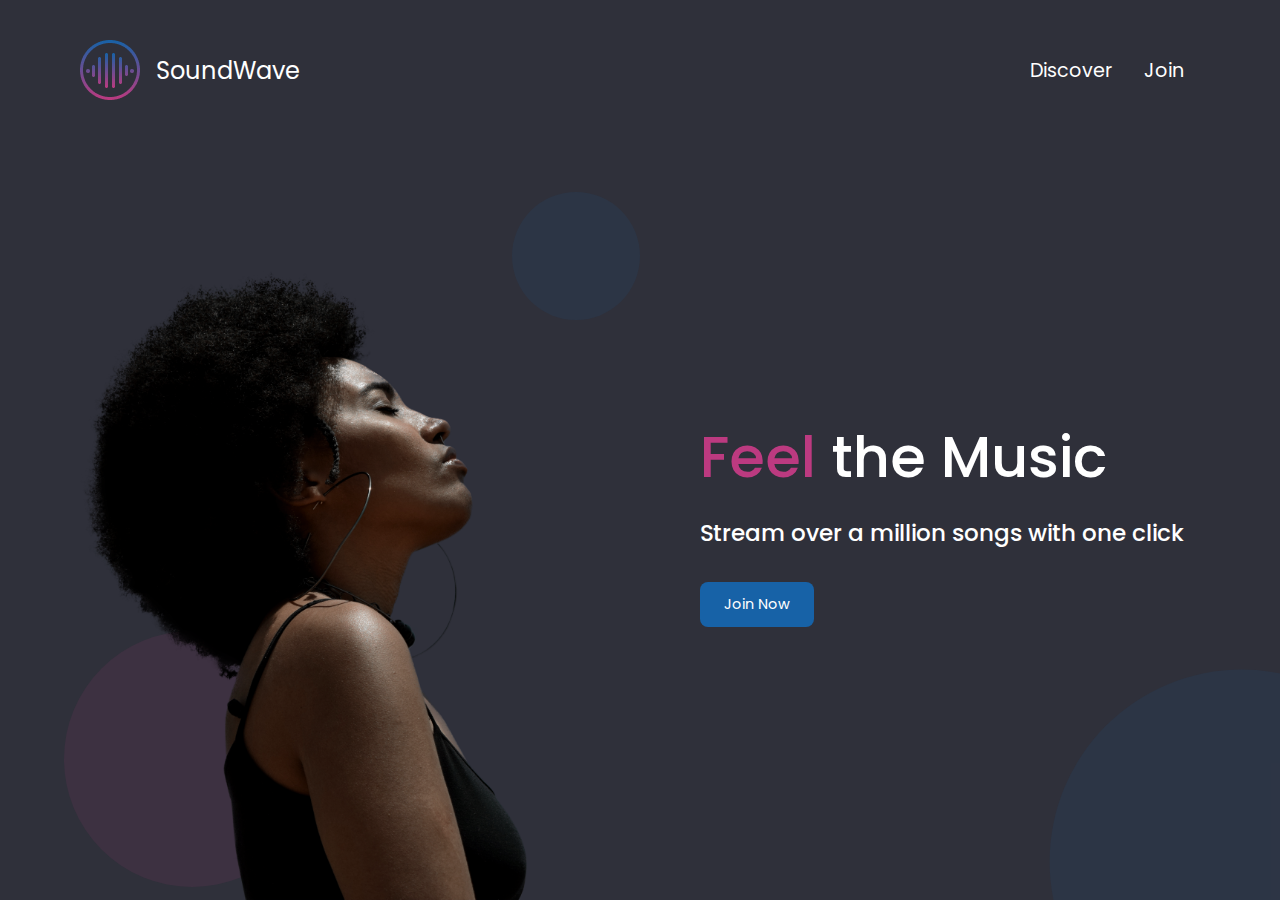
<file: index.html>
<!DOCTYPE html>
<html lang="en">
  <head>
    <meta charset="UTF-8" />
    <meta http-equiv="X-UA-Compatible" content="IE=edge" />
    <meta name="viewport" content="width=device-width, initial-scale=1.0" />
    <link rel="stylesheet" href="styles.css" />
    <link rel="stylesheet" href="index.css">
    <title>SoundWave</title>
  </head>
  <body class="container full-height-grow">
    <header class="main-header">
      <a href="/" class="logo">
        <img src="images/logo.png" alt="" />
        <div class="logo-name">SoundWave</div>
      </a>

      <nav class="main-nav">
        <ul>
          <li><a href="discover.html">Discover</a></li>
          <li><a href="join.html">Join</a></li>
        </ul>
      </nav>
    </header>

    <section class="home-main-section">
        <div class="home-image">
            <!-- since we want the image to always show up on the bottom of the screen -->
            <div class="lady-image"></div>
        </div>
        <div class="text">
            <h1 class="title"><span class="pink-text">Feel</span> the Music</h1>
            <span class="subtitle">Stream over a million songs with one click</span>
            <a href="join.html" class="btn">Join Now</a>
        </div>
    </section>
    <div class="home-page-circle1"></div>
    <div class="home-page-circle2"></div>
    <div class="home-page-circle3"></div>
  </body>
</html>
</file>
<file: styles.css>
@import url('https://fonts.googleapis.com/css2?family=Poppins:wght@400;500;700&display=swap');

*,*::before,*::after{
    box-sizing: border-box;
}

body{
    padding: 0;
    margin: 0;
    background-color: #2F303A;
    font-family: 'Poppins', sans-serif;
    font-size: 1.2rem;
    color: white;
    min-height: 100vh;
}

/* using this we can create an element that grows to the full height of our page  */
.full-height-grow{
    display: flex;
    flex-direction: column;
}

.container{
    max-width: 1200px;
    margin: 0 auto;
    padding: 0 40px;
    flex-grow: 1;
}

.logo{
    display: flex;
    align-items: center;
    font-size: 1.25em;
    color: inherit;
    text-decoration: none;
}

.logo-name{
    margin: 1rem;
}

.main-nav ul,.footer-nav ul{
    display: flex;
    padding: 0;
    margin: 0;
    list-style: none;
}

.main-nav a,.footer-nav a{
    color: inherit;
    text-decoration: none;
    padding: 1rem;
}

.main-nav a:hover,.footer-nav a:hover{
    color: #adadad;
}

.main-header,.main-footer{
    display: flex;
    justify-content: space-between;
    align-items: center;
}

.main-footer .container{
    display: flex;
    justify-content: space-between;
}

.main-header{
    height: 140px;
}

.main-footer{
    height: 70px;
    background-color: #BC3A80;
    color: black;
    font-weight: bold;
}

.title{
    font-weight: 500;
    margin-bottom: 1rem;
    margin-top: 0;
    font-size: 3em;
}

.subtitle{
    font-weight: 500;
    font-size: 1.2em;
    margin-bottom: 2rem;
}

.pink-text{
    color: #BC3A80;
}

.btn{
    color: white;
    background-color: #1762A7;
    padding: .75rem 1.5rem;
    border-radius: .5rem ;
    text-decoration: none;
    font-size: 0.9rem;
    outline: none;
    border: none;
    cursor: pointer;
}

.btn:hover,.btn:focus{
    background-color: #2180d8;
}
</file>
<file: index.css>
.home-main-section{
    display: flex;
    align-items: stretch;
    justify-content: space-between;
    flex-grow: 1;
}

.home-main-section .home-image{
    display: flex;
    flex-grow:1 ;
    flex-direction: column;
    align-items: stretch;
    justify-content: flex-end;
}

.home-main-section .lady-image{
    background-image: url(images/landing-page-girl.png);
    flex-grow: 1;
    max-height: 70vh;
    min-width: 30vw;
    background-size: contain;
    background-repeat: no-repeat;
    background-position: bottom left;
}

.home-main-section .text{
    display: flex;
    flex-direction:column ;
    align-items: flex-start;
    margin: 1rem;
    align-self: center;
}

@media (max-width: 900px){
    .home-main-section .home-image{
        display: none;

    }

    .home-main-section{
        justify-content: center;
    }
}

.home-page-circle1{
    position: absolute;
    width: 20vw;
    height: 20vw;
    border-radius: 50%;
    background-color:rgba(188,58,128,0.1);
    bottom: 1vw;
    left:5vw;
    z-index: -1;
}
.home-page-circle2{
    position: absolute;
    width: 10vw;
    height: 10vw;
    border-radius: 50%;
    background-color:rgba(23,98,167,0.1);
    top: 15vw;
    left:40vw;
    z-index: -1;
}
.home-page-circle3{
    position: absolute;
    overflow: hidden;
    width: 30vw;
    height: 30vw;
    bottom: 0;
    right: 0;
    z-index: -1;
}

.home-page-circle3::before{
    content: '';
    position: absolute;
    height: 100%;
    width: 100%;
    border-radius: 50%;
    background-color:rgba(23,98,167,0.1);
    transform: translate(40%,40%);
}
</file>
